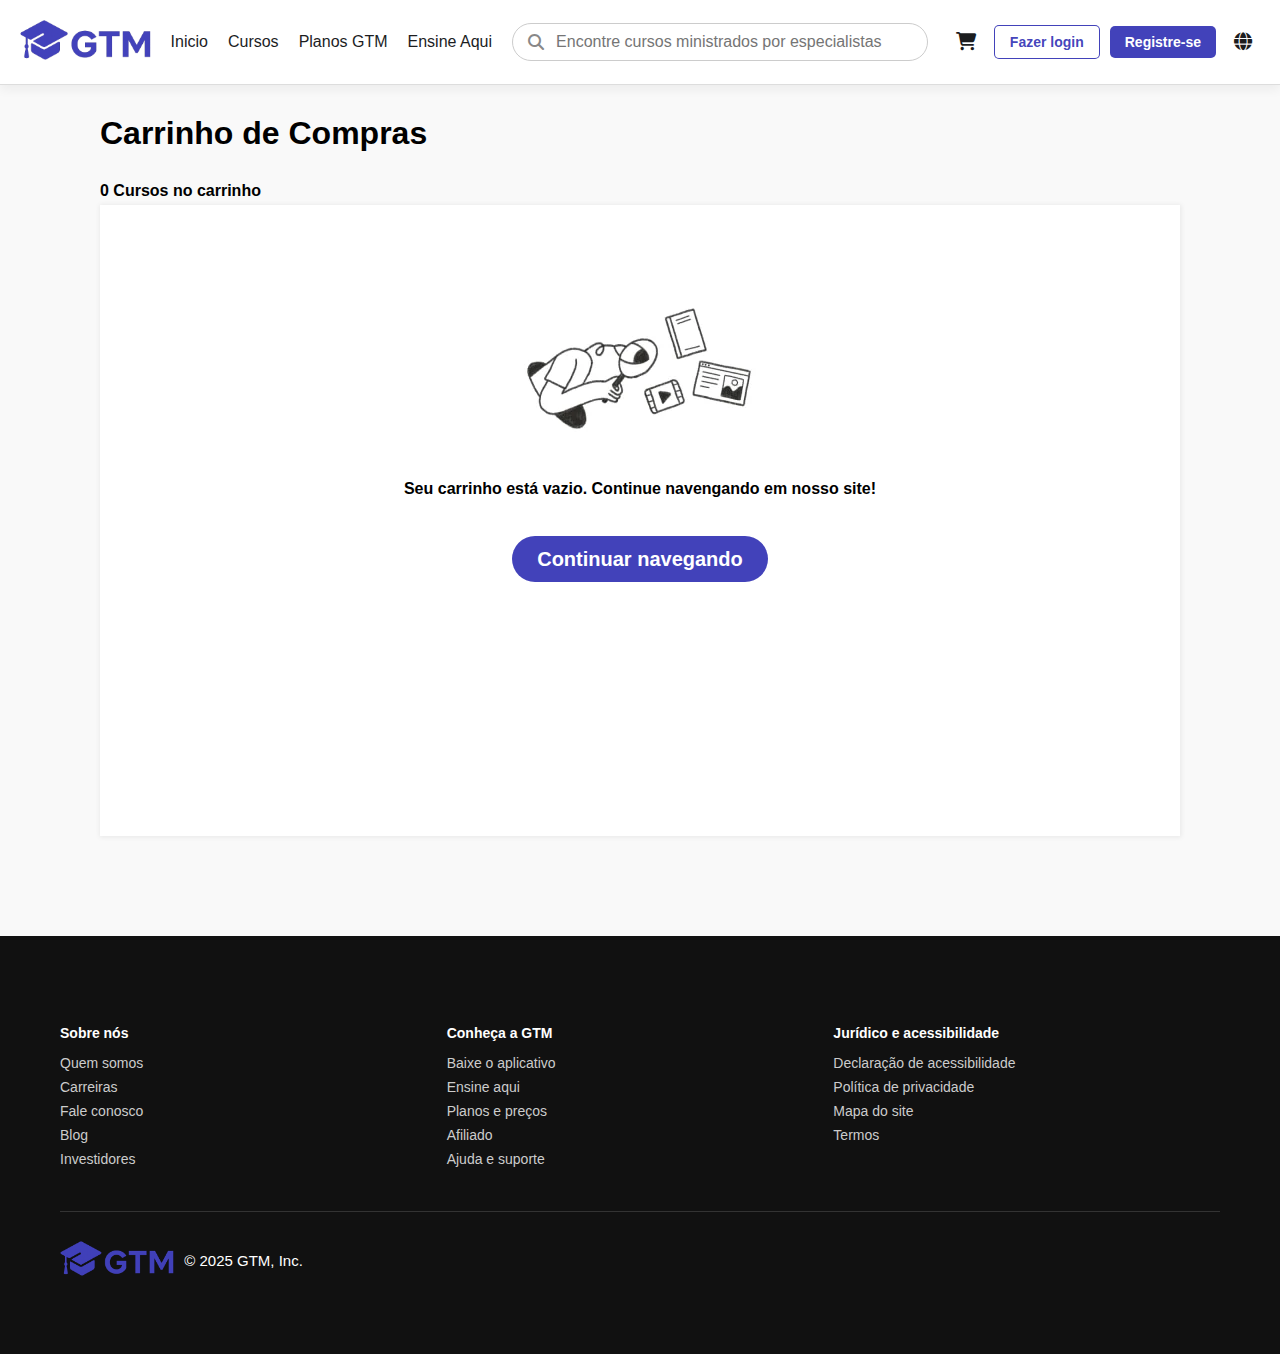
<file: src/cart.html>
<!DOCTYPE html>
<html lang="en">
<head>
    <meta charset="UTF-8">
    <link rel="shortcut icon" href="/imagens/logotipo.svg" type="image/x-icon">
    <meta name="viewport" content="width=device-width, initial-scale=1.0">
    <link rel="stylesheet" href="/styles/style-cart.css">
    <link rel="stylesheet" href="https://cdnjs.cloudflare.com/ajax/libs/font-awesome/6.5.0/css/all.min.css"/>
    <title>Carrinho | GTM Cursos</title>
</head>
    <header>
        <div class="nav-container">
            <div class="logo">
                <a href="/index.html"><img src="/imagens/logo.svg" alt="Logo" /></a>
            </div>

            <nav class="nav-links">
                <a href="/index.html">Inicio</a>
                <a href="courses.html">Cursos</a>
                <a href="courses.html#plans">Planos GTM</a>
                <a href="/index.html#banner">Ensine Aqui</a>
            </nav>

            <div class="search-box">
                <i class="fas fa-search"></i>
                <input type="text" placeholder="Encontre cursos ministrados por especialistas" />
            </div>

            <div class="right-buttons" >
                <a href="cart.html" class="icon-button"><i class="fas fa-shopping-cart"></i></a>
                <a href="log-in.html" class="login-button">Fazer login</a>
                <a href="sign-up.html" class="register-button">Registre-se</a>
                  <a href="#" class="icon-button" id="openLanguageModal"><i class="fas fa-globe"></i></a>
            </div>
        </div>
    </header>
    <div id="languageModal" class="modal">
  <div class="modal-content">
    <button class="close"><i class="fa-regular fa-x"></i></button>
    <h2 class="lang">Escolha um idioma</h2>
    <div class="languages">
      <ul>
        <li class="langs">English</li>
        <li class="langs">Deutsch</li>
        <li class="langs">Español</li>
        <li class="langs">Français</li>
        <li class="langs">Bahasa Indonesia</li>
        <li class="langs">Italiano</li>
        <li class="langs">日本語</li>
        <li class="langs">한국어</li>
        <li class="langs">Nerderlands</li>
        <li class="langs">Polski</li>
        <li class="langs"><a href="index.html" class="pt">Português</a></li>
        <li class="langs">Română</li>
        <li class="langs">Русский</li>
        <li class="langs">ภาษาไทย</li>
        <li class="langs">Türkçe</li>
        <li class="langs">Tiếng Việt</li>
        <li class="langs">中文(简体)</li>
        <li class="langs">中文(繁體)</li>
        <!-- Adicione mais idiomas aqui -->
      </ul>
    </div>
  </div>
</div>

<div class="div-container">
  <div class="text">
    <h1>Carrinho de Compras</h1>
    <p>0 Cursos no carrinho</p>
  </div>
  <main class="cart">
    <div class="cart-box">
      <img class="img-cart" src="/imagens/cart.webp" alt="">
      <p class="text-cart">Seu carrinho está vazio. Continue navengando em nosso site!</p>
      <a href="courses.html" class="cart-button">Continuar navegando</a>
    </div>
  </main>
</div>

<footer class="footer">
  <div class="footer-top">
    <div class="footer-column">
      <h4>Sobre nós</h4>
      <ul>
        <li><a href="#">Quem somos</a></li>
        <li><a href="#">Carreiras</a></li>
        <li><a href="#">Fale conosco</a></li>
        <li><a href="#">Blog</a></li>
        <li><a href="#">Investidores</a></li>
      </ul>
    </div>
    <div class="footer-column">
      <h4>Conheça a GTM</h4>
      <ul>
        <li><a href="#">Baixe o aplicativo</a></li>
        <li><a href="/index.html#banner">Ensine aqui</a></li>
        <li><a href="courses.html#plans">Planos e preços</a></li>
        <li><a href="#">Afiliado</a></li>
        <li><a href="#">Ajuda e suporte</a></li>
      </ul>
    </div>
    <div class="footer-column">
      <h4>Jurídico e acessibilidade</h4>
      <ul>
        <li><a href="#">Declaração de acessibilidade</a></li>
        <li><a href="#">Política de privacidade</a></li>
        <li><a href="#">Mapa do site</a></li>
        <li><a href="#">Termos</a></li>
      </ul>
    </div>
  </div>

  <div class="footer-bottom">
    <div class="footer-left">
      <a href="/index.html"><img src="/imagens/logo.svg" alt="Logo GTM" class="footer-logo" /></a>
      <p>© 2025 GTM, Inc.</p>
    </div>
  </div>
</footer>

<script src="/script.js"></script>
<body>
    
</body>
</html>
</file>
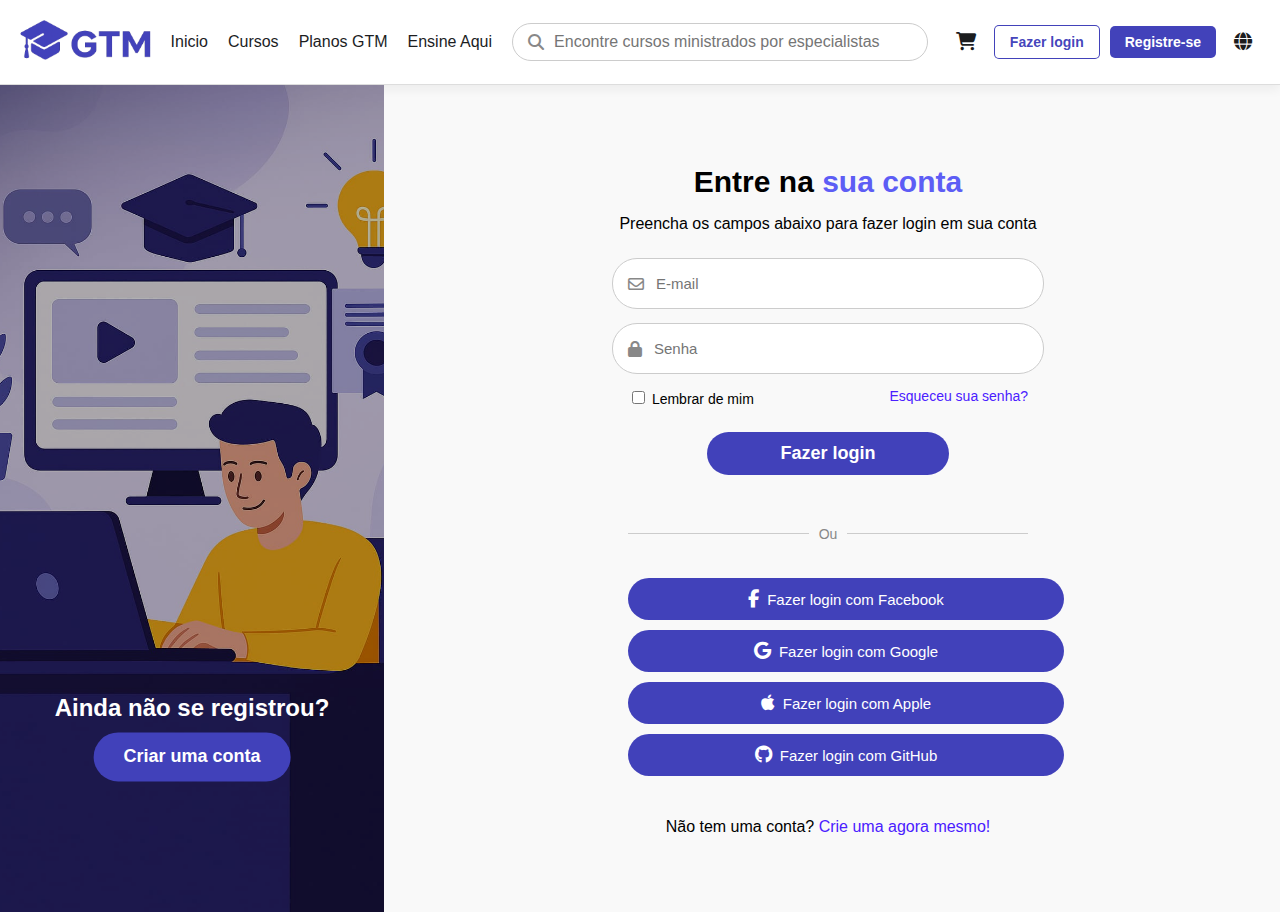
<file: src/log-in.html>
<!DOCTYPE html>
<html lang="pt-br">
<head>
    <meta charset="UTF-8">
    <link rel="shortcut icon" href="/imagens/logotipo.svg" type="image/x-icon">
    <link rel="stylesheet" href="https://cdnjs.cloudflare.com/ajax/libs/font-awesome/6.5.0/css/all.min.css"/>
    <link rel="stylesheet" href="/styles/style.log-in.css">
    <title>Faça login para começar seu aprendizado</title>
</head>
<body>
     <header>
        <div class="nav-container">
            <div class="logo">
                <a href="/index.html"><img src="/imagens/logo.svg" alt="Logo" /></a>
            </div>
            <nav class="nav-links">
                <a href="/index.html">Inicio</a>
                <a href="courses.html">Cursos</a>
                <a href="courses.html#plans">Planos GTM</a>
                <a href="/index.html#banner">Ensine Aqui</a>
            </nav>
            <div class="search-box">
                <i class="fas fa-search"></i>
                <input type="text" placeholder="Encontre cursos ministrados por especialistas" />
            </div>
            <div class="right-buttons">
                <a href="cart.html" class="icon-button"><i class="fas fa-shopping-cart"></i></a>
                <a href="log-in.html" class="login-button">Fazer login</a>
                <a href="sign-up.html" class="register-button">Registre-se</a>
                <a href="#" class="icon-button" id="openLanguageModal"><i class="fas fa-globe"></i></a>
            </div>
        </div>
    </header>

    <div id="languageModal" class="modal">
  <div class="modal-content">
    <button class="close"><i class="fa-regular fa-x"></i></button>
    <h2 class="lang">Escolha um idioma</h2>
    <div class="languages">
      <ul>
        <li class="langs">English</li>
        <li class="langs">Deutsch</li>
        <li class="langs">Español</li>
        <li class="langs">Français</li>
        <li class="langs">Bahasa Indonesia</li>
        <li class="langs">Italiano</li>
        <li class="langs">日本語</li>
        <li class="langs">한국어</li>
        <li class="langs">Nerderlands</li>
        <li class="langs">Polski</li>
        <li class="langs"><a href="log-in.html" class="pt">Português</a></li>
        <li class="langs">Română</li>
        <li class="langs">Русский</li>
        <li class="langs">ภาษาไทย</li>
        <li class="langs">Türkçe</li>
        <li class="langs">Tiếng Việt</li>
        <li class="langs">中文(简体)</li>
        <li class="langs">中文(繁體)</li>
        <!-- Adicione mais idiomas aqui -->
      </ul>
    </div>
  </div>
</div>

    <!-- Área de Login -->
    <div class="container">
        <div class="left-panel">
            <img src="/imagens/overlay.jpeg" alt="" class="background-img">
            <div class="overlay">
                <h1>Ainda não se registrou?</h1>
                <a href="sign-up.html" class="sign-up-button">Criar uma conta</a>
            </div>
        </div>

        <div class="right-panel">
            <div class="login-header">
                <h1><strong>Entre na <span class="highlight">sua conta</span></strong></h1>
                <p>Preencha os campos abaixo para fazer login em sua conta</p>
            </div>

            <div class="input-group">
                <i class="fa-regular fa-envelope"></i>
                <input type="text" placeholder="E-mail">
            </div>

            <div class="input-group">
                <i class="fa-solid fa-lock"></i>
                <input type="password" id="senha" placeholder="Senha" oninput="checkSenhaInput()">
                <button type="button" class="toggle-password" onclick="toggleSenha()" id="toggleSenhaBtn" style="display: none;">
                    <i class="fa-regular fa-eye"></i>
                </button>
            </div>

            <div class="remember-forgot">
                <label><input type="checkbox"> Lembrar de mim</label>
                <a href="#">Esqueceu sua senha?</a>
            </div>

            <a href="#" class="login-button full">Fazer login</a>

            <div class="separator">
                <hr><span>Ou</span><hr>
            </div>

            <ul class="social-buttons">
                <li><a href="#" class="icon-button full"><i class="fab fa-facebook-f"></i> Fazer login com Facebook</a></li>
                <li><a href="#" class="icon-button full"><i class="fab fa-google"></i> Fazer login com Google</a></li>
                <li><a href="#" class="icon-button full"><i class="fab fa-apple"></i> Fazer login com Apple</a></li>
                <li><a href="#" class="icon-button full"><i class="fab fa-github"></i> Fazer login com GitHub</a></li>
            </ul>

            <p>Não tem uma conta? <a href="sign-up.html">Crie uma agora mesmo!</a></p>
        </div>
    </div>
</body>

<script src="/script.js"></script>
</html>
</file>
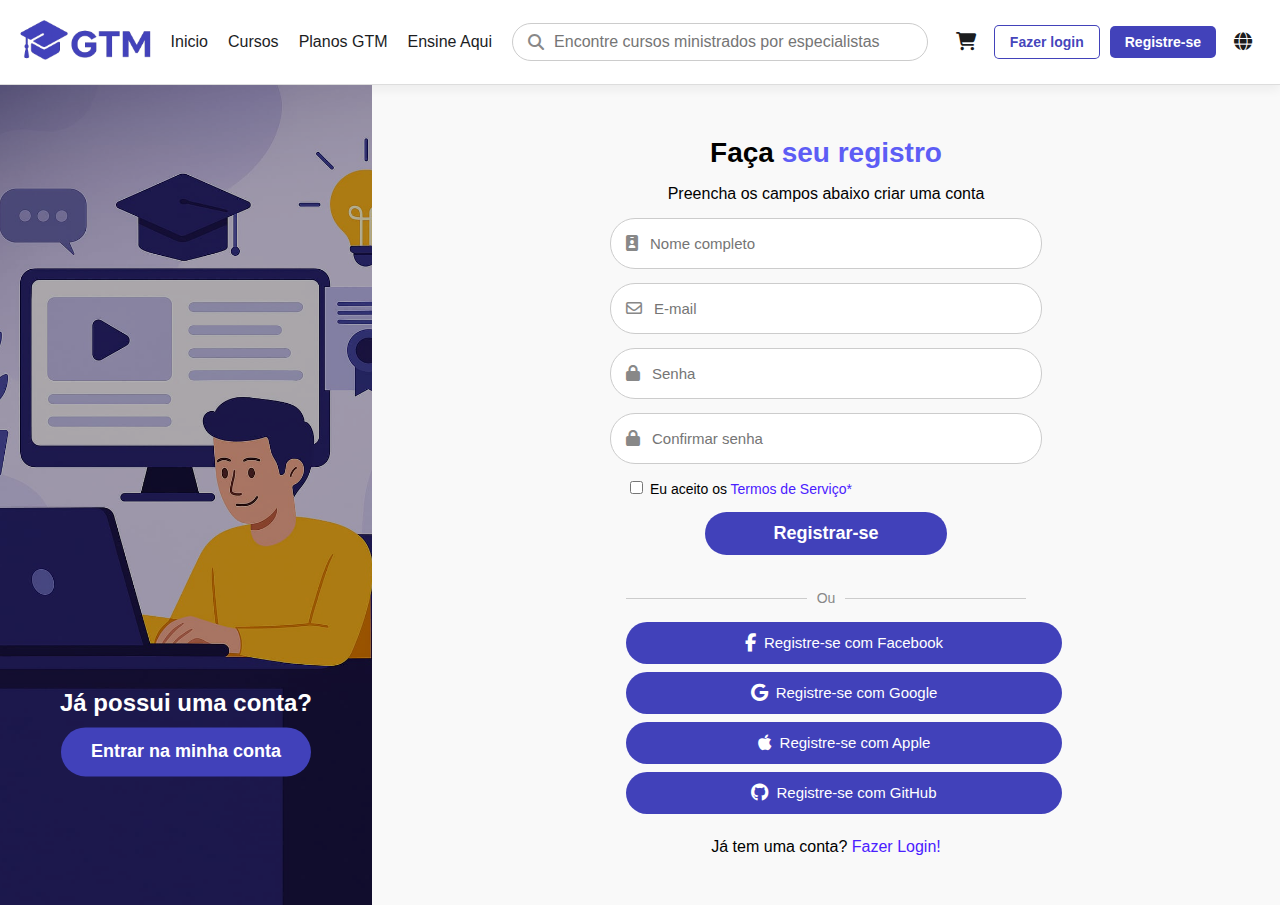
<file: src/sign-up.html>
<!DOCTYPE html>
<html lang="pt-br">
<head>
    <meta charset="UTF-8">
    <link rel="shortcut icon" href="/imagens/logotipo.svg" type="image/x-icon">
    <link rel="stylesheet" href="https://cdnjs.cloudflare.com/ajax/libs/font-awesome/6.5.0/css/all.min.css"/>
    <link rel="stylesheet" href="/styles/style-sign-up.css">
    <title>Registre-se para começar a aprender conosco</title>
</head>
<body>
     <header>
        <div class="nav-container">
            <div class="logo">
                <a href="/index.html"><img src="/imagens/logo.svg" alt="Logo" /></a>
            </div>
            <nav class="nav-links">
                <a href="/index.html">Inicio</a>
                <a href="courses.html">Cursos</a>
                <a href="courses.html#plans">Planos GTM</a>
                <a href="/index.html#banner">Ensine Aqui</a>
            </nav>
            <div class="search-box">
                <i class="fas fa-search"></i>
                <input type="text" placeholder="Encontre cursos ministrados por especialistas" />
            </div>
            <div class="right-buttons">
                <a href="cart.html" class="icon-button"><i class="fas fa-shopping-cart"></i></a>
                <a href="log-in.html" class="login-button">Fazer login</a>
                <a href="sign-up.html" class="register-button">Registre-se</a>
                <a href="#" class="icon-button" id="openLanguageModal"><i class="fas fa-globe"></i></a>
            </div>
        </div>
    </header>

    <div id="languageModal" class="modal">
  <div class="modal-content">
    <button class="close"><i class="fa-regular fa-x"></i></button>
    <h2 class="lang">Escolha um idioma</h2>
    <div class="languages">
      <ul>
        <li class="langs">English</li>
        <li class="langs">Deutsch</li>
        <li class="langs">Español</li>
        <li class="langs">Français</li>
        <li class="langs">Bahasa Indonesia</li>
        <li class="langs">Italiano</li>
        <li class="langs">日本語</li>
        <li class="langs">한국어</li>
        <li class="langs">Nerderlands</li>
        <li class="langs">Polski</li>
        <li class="langs"><a href="sign-up.html" class="pt">Português</a></li>
        <li class="langs">Română</li>
        <li class="langs">Русский</li>
        <li class="langs">ภาษาไทย</li>
        <li class="langs">Türkçe</li>
        <li class="langs">Tiếng Việt</li>
        <li class="langs">中文(简体)</li>
        <li class="langs">中文(繁體)</li>
        <!-- Adicione mais idiomas aqui -->
      </ul>
    </div>
  </div>
</div>

    <!-- Área de Login -->
    <div class="container">
        <div class="left-panel">
            <img src="/imagens/overlay.jpeg" alt="" class="background-img">
            <div class="overlay">
                <h1>Já possui uma conta?</h1>
                <a href="log-in.html" class="sign-up-button">Entrar na minha conta</a>
            </div>
        </div>

        <div class="right-panel">
            <div class="login-header">
                <h1><strong>Faça <span class="highlight">seu registro</span></strong></h1>
                <p>Preencha os campos abaixo criar uma conta</p>
            </div>

            <div class="input-group">
                <i class="fas fa-id-badge"></i>
                <input type="text" placeholder="Nome completo">
            </div>

            <div class="input-group">
                <i class="fa-regular fa-envelope"></i>
                <input type="text" placeholder="E-mail">
            </div>

            <div class="input-group password-group">
            <i class="fa-solid fa-lock"></i>
            <input type="password" id="senha1" placeholder="Senha" oninput="checkSenhaInput('senha1', 'toggleSenhaBtn1')">
            <button type="button" class="toggle-password" id="toggleSenhaBtn1" onclick="toggleSenha('senha1', 'toggleSenhaBtn1')">
                <i class="fa-regular fa-eye"></i>
            </button>
            </div>

            <!-- Confirmar senha -->
            <div class="input-group password-group">
            <i class="fa-solid fa-lock"></i>
            <input type="password" id="senha2" placeholder="Confirmar senha" oninput="checkSenhaInput('senha2', 'toggleSenhaBtn2')">
            <button type="button" class="toggle-password" id="toggleSenhaBtn2" onclick="toggleSenha('senha2', 'toggleSenhaBtn2')">
                <i class="fa-regular fa-eye"></i>
            </button>
            </div>

            <div class="remember-forgot">
                <label><input type="checkbox"> Eu aceito os <a href="#">Termos de Serviço*</a></label>
            </div>

            <a href="#" class="login-button full">Registrar-se</a>

            <div class="separator">
                <hr><span>Ou</span><hr>
            </div>

            <ul class="social-buttons">
                <li><a href="#" class="icon-button full"><i class="fab fa-facebook-f"></i> Registre-se com Facebook</a></li>
                <li><a href="#" class="icon-button full"><i class="fab fa-google"></i> Registre-se com Google</a></li>
                <li><a href="#" class="icon-button full"><i class="fab fa-apple"></i> Registre-se com Apple</a></li>
                <li><a href="#" class="icon-button full"><i class="fab fa-github"></i> Registre-se com GitHub</a></li>
            </ul>

            <p>Já tem uma conta? <a href="log-in.html">Fazer Login!</a></p>
        </div>
    </div>

    <script src="/script.js"></script>
    <script src="/script-sign-up.js"></script>
</body>
</html>
</file>
<file: styles/style-cart.css>
body {
    margin: 0;
    padding: 0;
    background-color: #f9f9f9;
}
.modal {
    display: none; 
    position: fixed; 
    z-index: 999; 
    left: 0;
    top: 0;
    width: 100%;
    height: 100%;
    overflow: auto; 
    background-color: rgba(0,0,0,0.5);
}

.pt {
    text-decoration: none;
    color: black;
}

li a {
    display: block;
}

.modal-content {
    background-color: #fff;
    margin: 10% auto; 
    padding: 20px;
    border-radius: 8px;
    width: 400px;
    max-width: 90%;
}

.close {
    float: right;
    font-size: 15px;
    cursor: pointer;
    margin-top: 4px;
    width: 30px;
    height: 30px;
    border: none;
    background-color: white;
}

.close:hover {
    background-color: #f2f2f2;
    border-radius: 10px;
}

.languages ul {
    display: grid;
    grid-template-columns: repeat(3, auto);
    gap: 10px;
    list-style: none;
    padding: 0;
}

.languages li {
    padding: 10px;
    cursor: pointer;
    white-space: nowrap;
    overflow: visible;
    text-overflow: unset;
}

.langs:hover {
    background-color: #f2f2f2;
    border-radius: 10px;
}

.lang {
    margin-bottom: 25px;
}

html {
    scroll-behavior: smooth;
}

body {
    font-family: 'Segoe UI', sans-serif;
    background-color: #f9f9f9;
}

header {
    background-color: #fff;
    border-bottom: 1px solid #ddd;
    padding: 20px 20px;
    box-shadow: 0px 5px 10px rgba(0, 0, 0, 0.05);
}

.nav-container {
    max-width: 1700px;
    margin: auto;
    display: flex;
    align-items: center;
    justify-content: space-between;
    gap: 20px;
    flex-wrap: wrap;
}

.logo img {
    height: 40px;
}

.nav-links {
    display: flex;
    gap: 20px;
}

.nav-links a {
    text-decoration: none;
    color: #1c1d1f;
    font-weight: 500;
    transition: color 0.3s ease;
}

.nav-links a:hover {
    color: rgba(99, 99, 240, 0.996);
}

.search-box {
    flex: 1;
    display: flex;
    align-items: center;
    border: 1px solid #ccc;
    border-radius: 30px;
    padding: 8px 15px;
    background-color: #fff;
    max-width: 1000px;
}

.search-box i {
    color: #888;
    margin-right: 10px;
}

.search-box input {
    border: none;
    outline: none;
    width: 100%;
    font-size: 16px;
}

.right-buttons {
    display: flex;
    gap: 10px;
    align-items: center;
}

.icon-button {
    color: #1c1d1f;
    font-size: 18px;
    text-decoration: none;
    padding: 8px;
    border-radius: 5px;
    transition: background-color 0.3s;
}

.icon-button:hover {
    background-color: #f2f2f2;
}

.login-button,
.register-button {
    padding: 8px 15px;
    border-radius: 5px;
    font-weight: bold;
    text-decoration: none;
    transition: background-color 0.3s;
    font-size: 14px;
}

.login-button {
    border: 1px solid #4141bafe;
    color: rgba(65, 65, 186, 0.996);
    background: #fff;
}

.login-button:hover {
    background-color: #b4b4f5fe;
}

.register-button {
    background-color: rgba(65, 65, 186, 0.996);
    color: #fff;
    border: none;
}

.register-button:hover {
    background-color: #4141bafe;
}

.div-container {
    margin: 100px;
    margin-top: 30px;
}

.cart {
    text-align: center;
    padding-bottom: 265px;
    background-color: #ffffff;
    box-shadow: 0px 0px 5px 1.5px rgba(0, 0, 0, 0.068);
}

.cart-button {
    text-decoration: none;
    font-size: 20px;
    font-weight: bold;
    color: white;
    background-color: rgba(65, 65, 186, 0.996);
    padding: 12px 25px;
    border-radius: 30px;
}

.img-cart {
    margin-top: 75px;
}

.text-cart {
    margin-bottom: 50px;
    font-weight: bold;
}

.text h1 {
    margin-bottom: 30px;
}

.text p {
    margin-bottom: 5px;
    font-weight: bold;
}

.footer {
    background-color: #111;
    padding: 70px 60px;
    color: #fff;
    font-size: 14px;
    margin-top: 0px;
}

.footer-top {
    display: flex;
    flex-wrap: wrap;
    border-bottom: 1px solid #333;
    padding-bottom: 30px;
}

.footer-column {
    flex: 1 1 200px;
    margin-right: 30px;
}

.footer-column h4 {
    color: #fff;
    font-weight: bold;
    margin-bottom: 10px;
}

.footer-column ul {
    list-style: none;
    padding: 0;
}

.footer-column ul li {
    margin-bottom: 8px;
}

.footer-column ul li a {
    color: #ccc;
    text-decoration: none;
}

.footer-column ul li a:hover {
    color: #fff;
    text-decoration: underline;
}

.footer-bottom {
    display: flex;
    justify-content: space-between;
    align-items: center;
    padding-top: 25px;
    font-size: 13px;
    flex-wrap: wrap;
}

.footer-left {
    display: flex;
    align-items: center;
    gap: 10px;
    font-size: 15px;
}

.footer-logo {
    height: 35px;
    width: auto;
}
</file>
<file: styles/style.log-in.css>
header {
            background-color: #fff;
            border-bottom: 1px solid #ddd;
            padding: 20px 20px;
            box-shadow: 0px 5px 10px rgba(0, 0, 0, 0.05);
        }

        a {
            --tw-text-opacity: 1;
            color: rgb(74 32 255 / var(--tw-text-opacity));
            text-decoration: none;
        }

        .modal {
        display: none; 
        position: fixed; 
        z-index: 999; 
        left: 0;
        top: 0;
        width: 100%;
        height: 100%;
        overflow: auto; 
        background-color: rgba(0,0,0,0.5);
        }

        .pt {
            text-decoration: none;
            color: black
        }

        li a {
            display: block;
        }

        .modal-content {
        background-color: #fff;
        margin: 10% auto; 
        padding: 20px;
        border-radius: 8px;
        width: 400px;
        max-width: 90%;
        }

        .close {
        float: right;
        font-size: 15px;
        cursor: pointer;
        margin-top: 4px;
        width: 30px;
        height: 30px;
        border: none;
        background-color: white;
        }

        .close:hover {
            background-color: #f2f2f2;
            border-radius: 10px;
        }

        .languages ul {
        display: grid;
        grid-template-columns: repeat(3, auto);
        gap: 10px;
        list-style: none;
        padding: 0;
        }

        .languages li {
        padding: 10px;
        cursor: pointer;
        margin-bottom: 0;
        white-space: nowrap;     /* Impede a quebra */
        overflow: visible;       /* Permite que o texto apareça */
        text-overflow: unset;    /* Não usa reticências */
        }

        .langs:hover {
            background-color: #f2f2f2;
            border-radius: 10px;
        }

        .lang {
            margin-bottom: 25px;
        }
        
        .nav-container {
            max-width: 1700px; 
            margin: auto;
            display: flex;
            align-items: center;
            justify-content: space-between;
            gap: 20px;
        }

        .logo img {
            height: 40px;
        }

        .nav-links {
            display: flex;
            gap: 20px;
        }

        .nav-links a {
            text-decoration: none;
            color: #1c1d1f;
            font-weight: 500;
            transition: color 0.3s ease;
        }

        .nav-links a:hover {
            color: rgba(99, 99, 240, 0.996);
        }

        .search-box {
            flex: 1;
            display: flex;
            align-items: center;
            border: 1px solid #ccc;
            border-radius: 30px;
            padding: 8px 15px;
            background-color: #fff;
            max-width: 1000px;
        }

        .search-box i {
            color: #888;
            margin-right: 8px;
        }

        .search-box input {
            border: none;
            outline: none;
            width: 100%;
            font-size: 16px;
        }

        .right-buttons {
            display: flex;
            gap: 10px;
            align-items: center;
        }

        .icon-button {
            color: #1c1d1f;
            font-size: 18px;
            text-decoration: none;
            padding: 8px;
            border-radius: 5px;
            transition: background-color 0.3s;
        }

        .icon-button:hover {
            background-color: #f2f2f2;
        }

        .login-button,
        .register-button {
            padding: 8px 15px;
            border-radius: 5px;
            font-weight: bold;
            text-decoration: none;
            transition: background-color 0.3s;
            font-size: 14px;
        }

        .login-button {
            border: 1px solid #4141bafe;
            color: rgba(65, 65, 186, 0.996);
            background: #fff;
        }

        .login-button:hover {
            background-color: #b4b4f5fe;
        }

        .register-button {
            background-color: rgba(65, 65, 186, 0.996);
            color: #fff;
            border: none;
        }

        .register-button:hover {
            background-color: #4141bafe;
        }

        /* Estilos do formulário de login */
        body {
            margin: 0;
            font-family: 'Segoe UI', sans-serif;
            background-color: #f9f9f9;
        }

        .container {
            display: flex;
            min-height: calc(100vh - 80px); /* Descontando o header */
        }

        .left-panel {
            position: relative;
            width: 30%;
            background-color: black;
            overflow: hidden;
        }

        .background-img {
            width: 100%;
            height: 100%;
            object-fit: cover;
            opacity: 0.7;
        }

        .overlay {
            position: absolute;
            top: 78%;
            left: 50%;
            transform: translate(-50%, -50%);
            text-align: center;
            color: white;
            white-space: nowrap;
        }

        .overlay h1 {
            font-size: 24px;
            margin-bottom: 10px;
        }

        .sign-up-button {
            text-decoration: none;
            color: white;
            font-weight: bold;
            padding: 14px 30px;
            background-color: #4141ba;
            border-radius: 30px;
            display: inline-block;
            font-size: 18px;
        }

        .right-panel {
            width: 60%;
            padding: 60px;
            display: flex;
            flex-direction: column;
            justify-content: center;
            align-items: center;
            text-align: center;
        }

        .login-header h1 {
            font-size: 30px;
            margin-bottom: 8px;
        }

        .login-header p {
            font-size: 16px;
            margin-bottom: 25px;
        }

        .highlight {
            color: #5d5df5;
        }

        .input-group {
            display: flex;
            align-items: center;
            border: 1px solid #ccc;
            border-radius: 25px;
            padding: 15px 15px;
            background-color: #fff;
            margin-bottom: 14px;
            max-width: 400px;
            width: 100%;
            position: relative;
            }

        .input-group i {
            color: #888;
            margin-right: 10px;
            font-size: 16px;
            }

        .input-group input {
            border: none;
            outline: none;
            font-size: 15px;
            width: 100%;
            padding-right: 35px;
            background: transparent;
            }

        .toggle-password {
            position: absolute;
            right: 15px;
            top: 50%;
            transform: translateY(-50%);
            background: none;
            border: none;
            cursor: pointer;
            color: #888;
            font-size: 16px;
            display: none;
            }

        .password-group input {
            padding-right: 40px;
            }

        .remember-forgot {
            display: flex;
            justify-content: space-between;
            max-width: 400px;
            font-size: 14px;
            margin-bottom: 25px;
            width: 100%;
        }

        .login-button.full {
            text-decoration: none;
            color: white;
            font-weight: bold;
            padding: 10px 10px;
            background-color: #4141ba;
            border-radius: 30px;
            font-size: 18px;
            max-width: 220px;
            width: 100%;
            text-align: center;
            display: block;
            margin: 0 auto 30px auto;
        }

        .separator {
            display: flex;
            align-items: center;
            max-width: 400px;
            gap: 10px;
            margin: 20px 0;
            width: 100%;
        }

        .separator hr {
            flex: 1;
            border: none;
            height: 1px;
            background-color: #ccc;
        }

        .separator span {
            font-size: 14px;
            color: #888;
        }

        .social-buttons {
            padding: 0;
            list-style: none;
            max-width: 400px;
            width: 100%;
        }

        .social-buttons li {
            margin-bottom: 10px;
        }

        .icon-button.full {
            display: flex;
            align-items: center;
            justify-content: center;
            background-color: #4141ba;
            color: white;
            padding: 12px 18px;
            border-radius: 30px;
            text-decoration: none;
            font-size: 15px;
            width: 100%;
        }

        .icon-button.full i {
            margin-right: 8px;
            font-size: 18px;
        }
</file>
<file: styles/style-sign-up.css>
body {
    margin: 0;
    font-family: 'Segoe UI', sans-serif;
    background-color: #f9f9f9;
}

.modal {
  display: none; 
  position: fixed; 
  z-index: 999; 
  left: 0;
  top: 0;
  width: 100%;
  height: 100%;
  overflow: auto; 
  background-color: rgba(0,0,0,0.5);
}

.pt {
    text-decoration: none;
    color: black
}

li a {
    display: block;
}

.modal-content {
  background-color: #fff;
  margin: 10% auto; 
  padding: 20px;
  border-radius: 8px;
  width: 400px;
  max-width: 90%;
}

.close {
  float: right;
  font-size: 15px;
  cursor: pointer;
  margin-top: 4px;
  width: 30px;
  height: 30px;
  border: none;
  background-color: white;
}

.close:hover {
    background-color: #f2f2f2;
    border-radius: 10px;
}

.languages ul {
  display: grid;
  grid-template-columns: repeat(3, auto);
  gap: 10px;
  list-style: none;
  padding: 0;
}

.languages li {
  padding: 10px;
  cursor: pointer;
  margin-bottom: 0;
  white-space: nowrap;     /* Impede a quebra */
  overflow: visible;       /* Permite que o texto apareça */
  text-overflow: unset;    /* Não usa reticências */
}

.langs:hover {
    background-color: #f2f2f2;
    border-radius: 10px;
}

.lang {
    margin-bottom: 25px;
}

header {
    background-color: #fff;
    border-bottom: 1px solid #ddd;
    padding: 20px 20px;
    box-shadow: 0px 5px 10px rgba(0, 0, 0, 0.05);
}

a {
    --tw-text-opacity: 1;
    color: rgb(74 32 255 / var(--tw-text-opacity));
    text-decoration: none;
}

.nav-container {
    max-width: 1700px;
    margin: auto;
    display: flex;
    align-items: center;
    justify-content: space-between;
    gap: 20px;
}

.logo img {
    height: 40px;
}

.nav-links {
    display: flex;
    gap: 20px;
}

.nav-links a {
    text-decoration: none;
    color: #1c1d1f;
    font-weight: 500;
    transition: color 0.3s ease;
}

.nav-links a:hover {
    color: rgba(99, 99, 240, 0.996);
}

.search-box {
    flex: 1;
    display: flex;
    align-items: center;
    border: 1px solid #ccc;
    border-radius: 30px;
    padding: 8px 15px;
    background-color: #fff;
    max-width: 1000px;
}

.search-box i {
    color: #888;
    margin-right: 8px;
}

.search-box input {
    border: none;
    outline: none;
    width: 100%;
    font-size: 16px;
}

.right-buttons {
    display: flex;
    gap: 10px;
    align-items: center;
}

.icon-button {
    color: #1c1d1f;
    font-size: 18px;
    text-decoration: none;
    padding: 8px;
    border-radius: 5px;
    transition: background-color 0.3s;
}

.icon-button:hover {
    background-color: #f2f2f2;
}

.login-button,
.register-button {
    padding: 8px 15px;
    border-radius: 5px;
    font-weight: bold;
    text-decoration: none;
    transition: background-color 0.3s;
    font-size: 14px;
}

.login-button {
    border: 1px solid #4141bafe;
    color: rgba(65, 65, 186, 0.996);
    background: #fff;
}

.login-button:hover {
    background-color: #b4b4f5fe;
}

.register-button {
    background-color: rgba(65, 65, 186, 0.996);
    color: #fff;
    border: none;
}

.register-button:hover {
    background-color: #4141bafe;
}

.container {
    display: flex;
    height: calc(100vh - 80px);
}

.left-panel {
    position: relative;
    width: 30%;
    background-color: black;
    overflow: hidden;
}

.background-img {
    width: 100%;
    height: 100%;
    object-fit: cover;
    opacity: 0.7;
}

.overlay {
    position: absolute;
    top: 78%;
    left: 50%;
    transform: translate(-50%, -50%);
    text-align: center;
    color: white;
    white-space: nowrap;
}

.overlay h1 {
    font-size: 24px;
    margin-bottom: 10px;
}

.sign-up-button {
    text-decoration: none;
    color: white;
    font-weight: bold;
    padding: 14px 30px;
    background-color: #4141ba;
    border-radius: 30px;
    display: inline-block;
    font-size: 18px;
}

.right-panel {
    width: 70%;
    padding: 30px 20px;
    display: flex;
    flex-direction: column;
    justify-content: center;
    align-items: center;
    text-align: center;
    margin: auto;
}

.login-header h1 {
    font-size: 28px;
    margin-bottom: 6px;
}

.login-header p {
    font-size: 16px;
    margin-bottom: 15px;
}

.highlight {
    color: #5d5df5;
}

.input-group {
  display: flex;
  align-items: center;
  border: 1px solid #ccc;
  border-radius: 25px;
  padding: 15px 15px;
  background-color: #fff;
  margin-bottom: 14px;
  max-width: 400px;
  width: 100%;
  position: relative;
}

.input-group i {
  color: #888;
  margin-right: 10px;
  font-size: 16px;
}

/* Input ocupa todo o espaço restante */
.input-group input {
  border: none;
  outline: none;
  font-size: 15px;
  width: 100%;
  padding-right: 35px;
  background: transparent;
}

/* Botão de ver senha */
.toggle-password {
  position: absolute;
  right: 15px;
  top: 50%;
  transform: translateY(-50%);
  background: none;
  border: none;
  cursor: pointer;
  color: #888;
  font-size: 16px;
  display: none;
}

/* Grupo específico para senha */
.password-group input {
  padding-right: 40px;
}

.remember-forgot {
    display: flex;
    justify-content: space-between;
    max-width: 400px;
    font-size: 14px;
    margin-bottom: 15px;
    width: 100%;
    margin: 0 auto 15px auto;
}

.login-button.full {
    text-decoration: none;
    color: white;
    font-weight: bold;
    padding: 10px 10px;
    background-color: #4141ba;
    border-radius: 30px;
    font-size: 18px;
    max-width: 220px;
    width: 100%;
    text-align: center;
    display: block;
    margin: 0 auto 20px auto;
}

.separator {
    display: flex;
    align-items: center;
    max-width: 400px;
    gap: 10px;
    margin: 15px auto;
    width: 100%;
}

.separator hr {
    flex: 1;
    border: none;
    height: 1px;
    background-color: #ccc;
}

.separator span {
    font-size: 14px;
    color: #888;
}

.social-buttons {
    padding: 0;
    list-style: none;
    max-width: 400px;
    width: 100%;
    margin: 0 auto;
}

.social-buttons li {
    margin-bottom: 8px;
}

.icon-button.full {
    display: flex;
    align-items: center;
    justify-content: center;
    background-color: #4141ba;
    color: white;
    padding: 12px 18px;
    border-radius: 30px;
    text-decoration: none;
    font-size: 15px;
    width: 100%;
}

.icon-button.full i {
    margin-right: 8px;
    font-size: 18px;
}

/* Responsivo (opcional) */
@media screen and (max-width: 768px) {
    .container {
        flex-direction: column;
    }

    .left-panel {
        display: none;
    }

    .right-panel {
        width: 100%;
        padding: 40px 20px;
    }
}
</file>
